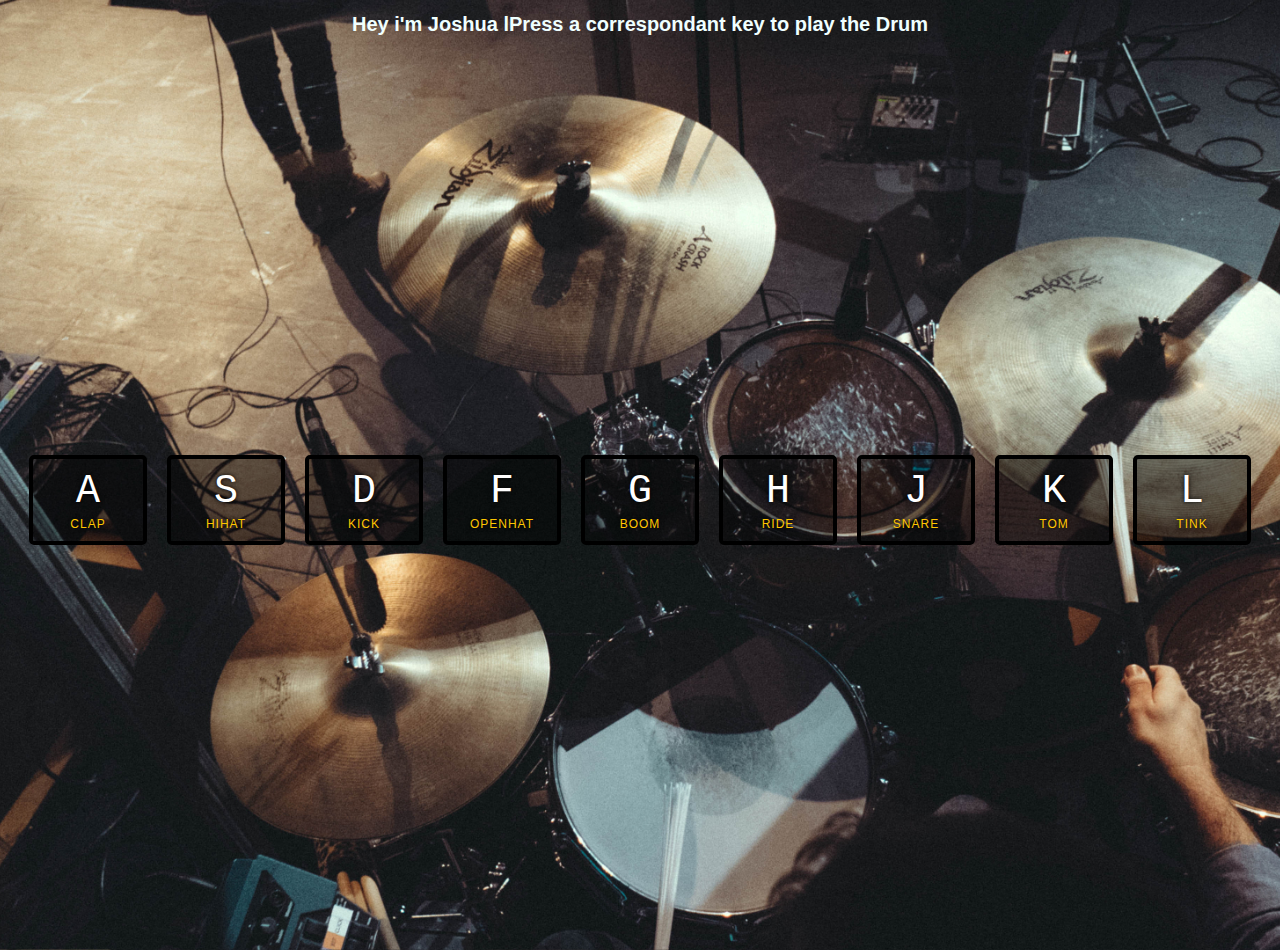
<file: 01 - JavaScript Drum Kit/index.html>
<!DOCTYPE html>
<html lang="en">
<head>
  <meta charset="UTF-8">
  <title>JS Drum Kit</title>
  <link rel="stylesheet" href="style.css">
  <link rel="icon" href="https://fav.farm/🔥" />
</head>
<body>
  <div class="talk" >
    <h1>Hey i'm Joshua  l</h1><br>
    <h1>Press a correspondant key to play the Drum</h1>
  </div>


  <div class="keys">
    <div data-key="65" class="key">
      <kbd>A</kbd>
      <span class="sound">clap</span>
    </div>
    <div data-key="83" class="key">
      <kbd>S</kbd>
      <span class="sound">hihat</span>
    </div>
    <div data-key="68" class="key">
      <kbd>D</kbd>
      <span class="sound">kick</span>
    </div>
    <div data-key="70" class="key">
      <kbd>F</kbd>
      <span class="sound">openhat</span>
    </div>
    <div data-key="71" class="key">
      <kbd>G</kbd>
      <span class="sound">boom</span>
    </div>
    <div data-key="72" class="key">
      <kbd>H</kbd>
      <span class="sound">ride</span>
    </div>
    <div data-key="74" class="key">
      <kbd>J</kbd>
      <span class="sound">snare</span>
    </div>
    <div data-key="75" class="key">
      <kbd>K</kbd>
      <span class="sound">tom</span>
    </div>
    <div data-key="76" class="key">
      <kbd>L</kbd>
      <span class="sound">tink</span>
    </div>
  </div>

  <audio data-key="65" src="sounds/clap.wav"></audio>
  <audio data-key="83" src="sounds/hihat.wav"></audio>
  <audio data-key="68" src="sounds/kick.wav"></audio>
  <audio data-key="70" src="sounds/openhat.wav"></audio>
  <audio data-key="71" src="sounds/boom.wav"></audio>
  <audio data-key="72" src="sounds/ride.wav"></audio>
  <audio data-key="74" src="sounds/snare.wav"></audio>
  <audio data-key="75" src="sounds/tom.wav"></audio>
  <audio data-key="76" src="sounds/tink.wav"></audio>

<script>
  window.addEventListener('keydown',function (e){
    console.log(e)
    const audio=document.querySelector(`audio[data-key="${e.keyCode}"]`);
    const key =document.querySelector(`.key[data-key="${e.keyCode}"]`)
    if(!audio) return;
    audio.currentTime=0;
    audio.play();

    function playo() {
    key.classList.add('playing');
    setTimeout(() => {
      key.classList.remove('playing');
    }, 70); // Adjust this delay (in milliseconds) as needed
  }

  playo();

  })
  
</script>


</body>
</html>
</file>
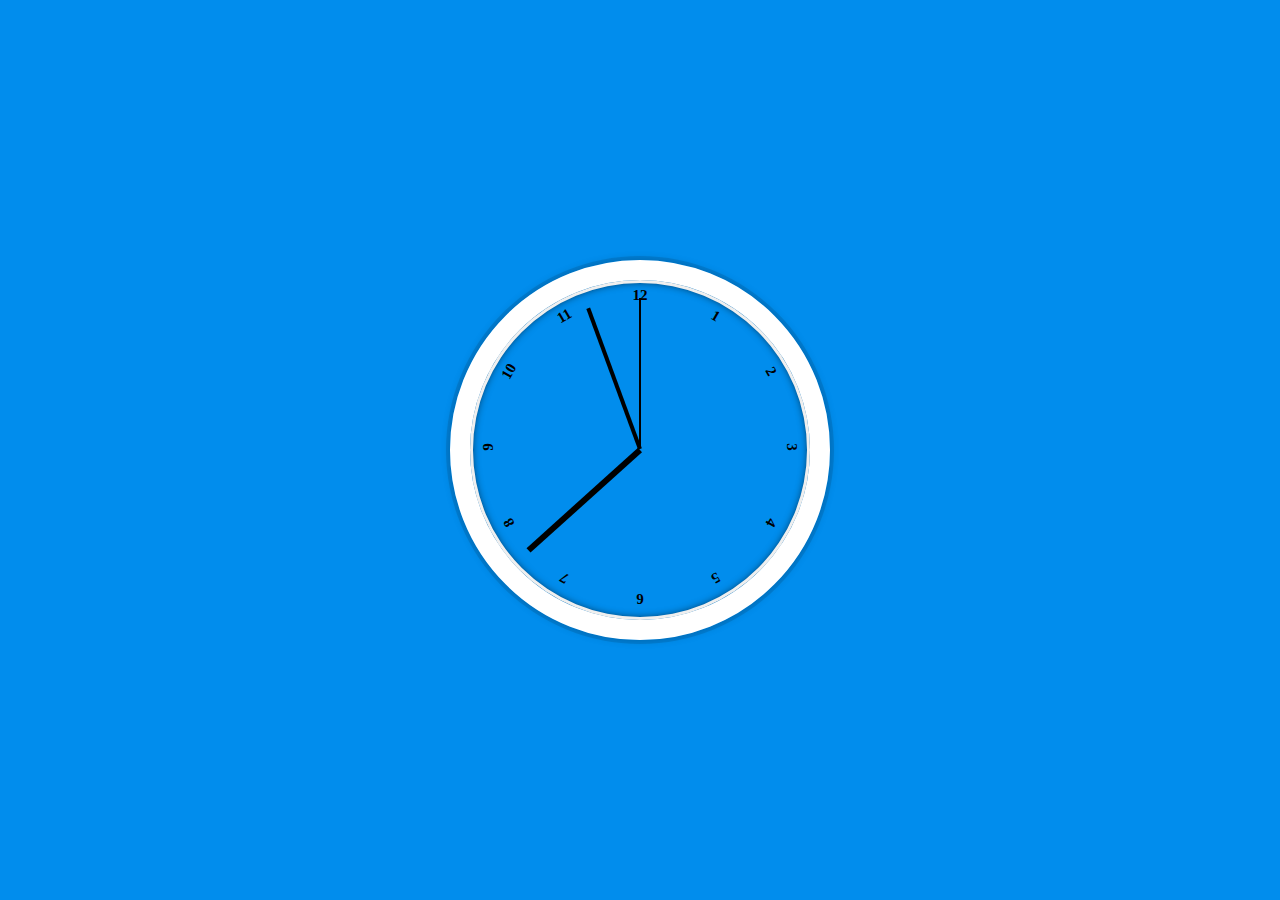
<file: 02 - JS and CSS Clock/index.html>
<!DOCTYPE html>
<html lang="en">
<head>
  <meta charset="UTF-8">
  <title>JS + CSS Clock</title>
  <link rel="icon" href="https://fav.farm/🔥" />
</head>
<body>


    <div class="clock">
      <div class="clock-face">
        <div class="number" style="--number: 1;">1</div>
        <div class="number" style="--number: 2;">2</div>
        <div class="number" style="--number: 3;">3</div>
        <div class="number" style="--number: 4;">4</div>
        <div class="number" style="--number: 5;">5</div>
        <div class="number" style="--number: 6;">6</div>
        <div class="number" style="--number: 7;">7</div>
        <div class="number" style="--number: 8;">8</div>
        <div class="number" style="--number: 9;">9</div>
        <div class="number" style="--number: 10;">10</div>
        <div class="number" style="--number: 11;">11</div>
        <div class="number" style="--number: 12;">12</div>

        <div class="hand hour-hand"></div>
        <div class="hand min-hand"></div>
        <div class="hand second-hand"></div>
      </div>
    </div>


  <style>
    html {
      background: #018DED url(https://unsplash.it/1500/1000?image=881&blur=5);
      background-size: cover;
      font-family: 'helvetica neue';
      text-align: center;
      font-size: 10px;
    }

    body {
      margin: 0;
      font-size: 2rem;
      display: flex;
      flex: 1;
      min-height: 100vh;
      align-items: center;
    }

    .clock {
      width: 30rem;
      height: 30rem;
      border: 20px solid white;
      border-radius: 50%;
      margin: 50px auto;
      position: relative;
      padding: 2rem;
      box-shadow:
        0 0 0 4px rgba(0,0,0,0.1),
        inset 0 0 0 3px #EFEFEF,
        inset 0 0 10px black,
        0 0 10px rgba(0,0,0,0.2);
    }

    .clock-face {
      position: relative;
      width: 100%;
      height: 100%;
      transform: translateY(-3px); /* account for the height of the clock hands */
    }
    .number {
      position: absolute;
      font-size: 1.5rem;
      font-weight: bold;
      top: 50%;
      left: 50%;
      bottom:22%;
      transform-origin: 50% 100%;
      transform: translate(-50%, -100%) rotate(calc(var(--number) * 30deg)) translateY(-90%);
    }
  
    .second-hand{
      width: 50%;
      height: 6px;

    }
    
    .min-hand {
      width: 50%;
      height: 4px;
    }
    
    .hour-hand{
      width: 50%;
      height: 2px;
    }


    .hand {
      background: black;
      position: absolute;
      top: 50%;
      transform-origin: 100%;
      transform: rotate(90deg);
      transition: all 0.05s;
      transition-timing-function: cubic-bezier(0.1, 2.7, 0.58, 1);
    }

  </style>

  <script>
    const secondHand=document.querySelector(".second-hand")
    const minHand=document.querySelector(".min-hand")
    const hourHand=document.querySelector(".hour-hand")

    function setDate(){
      const now= new Date();
      const seconds=now.getSeconds();
      const secondsDegrees= ((seconds / 60 )* 360)+ 90;
      secondHand.style.transform=`rotate(${secondsDegrees}deg)`;

      const mins=now.getMinutes();
      const minsDegrees = ((mins / 60) * 360) + ((seconds/60)*6) + 90;
      minHand.style.transform=`rotate(${minsDegrees}deg)`;

      const hours=now.getHours();
      const hourDegrees = ((hour / 12) * 360) + ((mins/60)*30) + 90;
      hourHand.style.transform=`rotate(${hoursDegrees}deg)`;

    }
    setInterval(setDate,1000);

    setDate();

  </script>
</body>
</html>
</file>
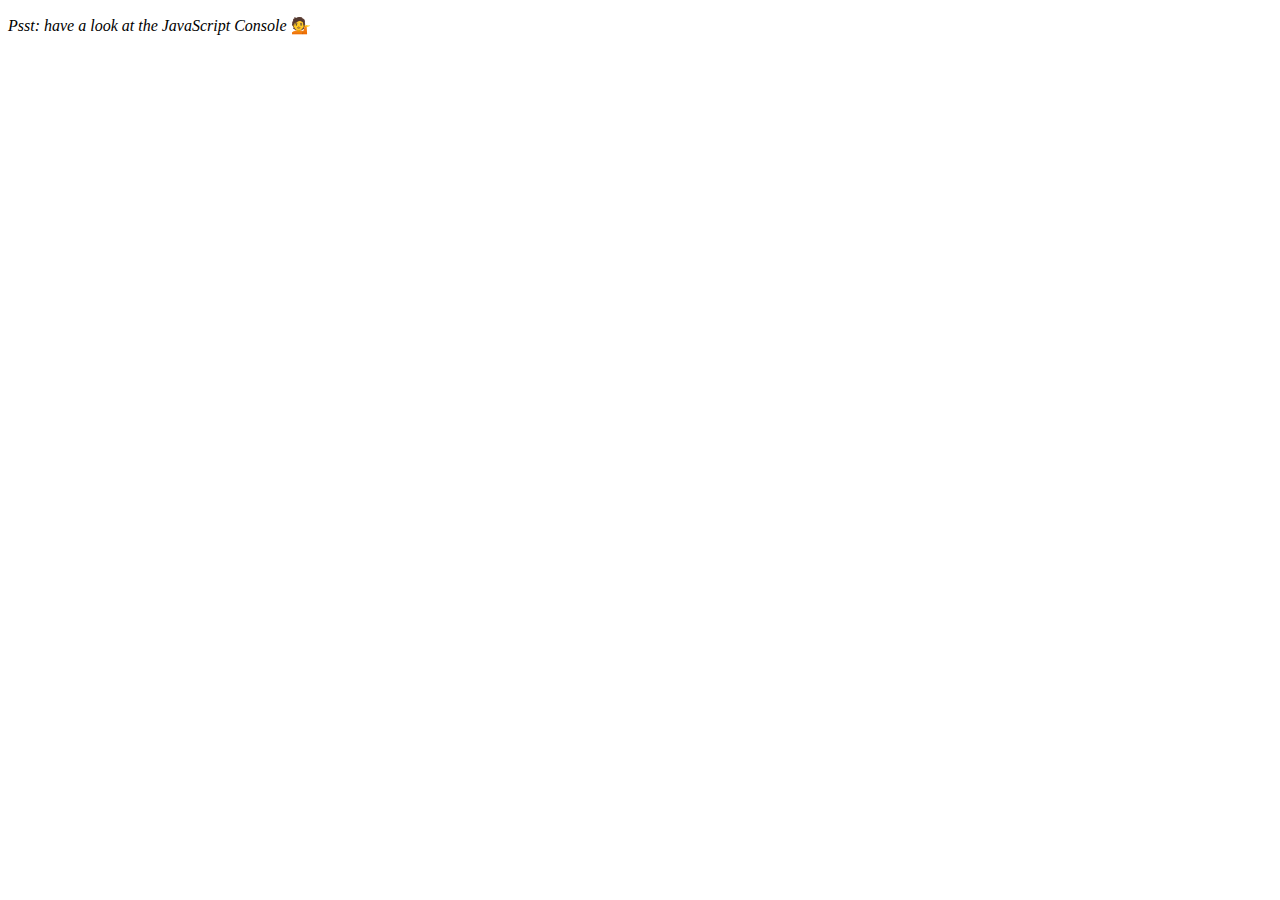
<file: 04 - Array Cardio Day 1/index.html>
<!DOCTYPE html>
<html lang="en">
<head>
  <meta charset="UTF-8">
  <title>Array Cardio 💪</title>
  <link rel="icon" href="https://fav.farm/✅" />
</head>
<body>
  <p><em>Psst: have a look at the JavaScript Console</em> 💁</p>
  <script>
    // Get your shorts on - this is an array workout!
    // ## Array Cardio Day 1

    // Some data we can work with

    const inventors = [
      { first: 'Albert', last: 'Einstein', year: 1879, passed: 1955 },
      { first: 'Isaac', last: 'Newton', year: 1643, passed: 1727 },
      { first: 'Galileo', last: 'Galilei', year: 1564, passed: 1642 },
      { first: 'Marie', last: 'Curie', year: 1867, passed: 1934 },
      { first: 'Johannes', last: 'Kepler', year: 1571, passed: 1630 },
      { first: 'Nicolaus', last: 'Copernicus', year: 1473, passed: 1543 },
      { first: 'Max', last: 'Planck', year: 1858, passed: 1947 },
      { first: 'Katherine', last: 'Blodgett', year: 1898, passed: 1979 },
      { first: 'Ada', last: 'Lovelace', year: 1815, passed: 1852 },
      { first: 'Sarah E.', last: 'Goode', year: 1855, passed: 1905 },
      { first: 'Lise', last: 'Meitner', year: 1878, passed: 1968 },
      { first: 'Hanna', last: 'Hammarström', year: 1829, passed: 1909 }
    ];

    const people = [
      'Bernhard, Sandra', 'Bethea, Erin', 'Becker, Carl', 'Bentsen, Lloyd', 'Beckett, Samuel', 'Blake, William', 'Berger, Ric', 'Beddoes, Mick', 'Beethoven, Ludwig',
      'Belloc, Hilaire', 'Begin, Menachem', 'Bellow, Saul', 'Benchley, Robert', 'Blair, Robert', 'Benenson, Peter', 'Benjamin, Walter', 'Berlin, Irving',
      'Benn, Tony', 'Benson, Leana', 'Bent, Silas', 'Berle, Milton', 'Berry, Halle', 'Biko, Steve', 'Beck, Glenn', 'Bergman, Ingmar', 'Black, Elk', 'Berio, Luciano',
      'Berne, Eric', 'Berra, Yogi', 'Berry, Wendell', 'Bevan, Aneurin', 'Ben-Gurion, David', 'Bevel, Ken', 'Biden, Joseph', 'Bennington, Chester', 'Bierce, Ambrose',
      'Billings, Josh', 'Birrell, Augustine', 'Blair, Tony', 'Beecher, Henry', 'Biondo, Frank'
    ];

    // Array.prototype.filter()
    // 1. Filter the list of inventors for those who were born in the 1500's
    const fifteen = inventors.filter(inventor => (inventor.year >= 1500 && inventor.year < 1600));

    console.table(fifteen);

    // Array.prototype.map()
    // 2. Give us an array of the inventor first and last names
    const fullNames = inventors.map(inventor => `${inventor.first} ${inventor.last}`);
    console.log(fullNames);

    // Array.prototype.sort()
    // 3. Sort the inventors by birthdate, oldest to youngest
    // const ordered = inventors.sort(function(a, b) {
    //   if(a.year > b.year) {
    //     return 1;
    //   } else {
    //     return -1;
    //   }
    // });

    const ordered = inventors.sort((a, b) => a.year > b.year ? 1 : -1);
    console.table(ordered);

    // Array.prototype.reduce()
    // 4. How many years did all the inventors live?
    const totalYears = inventors.reduce((total, inventor) => {
      return total + (inventor.passed - inventor.year);
    }, 0);

    console.log(totalYears);

    // 5. Sort the inventors by years lived
    const oldest = inventors.sort(function(a, b) {
      const lastInventor = a.passed - a.year;
      const nextInventor = b.passed - b.year;
      return lastInventor > nextInventor ? -1 : 1;
    });
    console.table(oldest);

    // 6. create a list of Boulevards in Paris that contain 'de' anywhere in the name
    // https://en.wikipedia.org/wiki/Category:Boulevards_in_Paris

    // const category = document.querySelector('.mw-category');
    // const links = Array.from(category.querySelectorAll('a'));
    // const de = links
    //             .map(link => link.textContent)
    //             .filter(streetName => streetName.includes('de'));

    // 7. sort Exercise
    // Sort the people alphabetically by last name
    const alpha = people.sort((lastOne, nextOne) => {
      const [aLast, aFirst] = lastOne.split(', ');
      const [bLast, bFirst] = nextOne.split(', ');
      return aLast > bLast ? 1 : -1;
    });
    console.log(alpha);

    // 8. Reduce Exercise
    // Sum up the instances of each of these
    const data = ['car', 'car', 'truck', 'truck', 'bike', 'walk', 'car', 'van', 'bike', 'walk', 'car', 'van', 'car', 'truck', 'pogostick'];

    const transportation = data.reduce(function(obj, item) {
      if (!obj[item]) {
        obj[item] = 0;
      }
      obj[item]++;
      return obj;
    }, {});

    console.log(transportation);

  </script>
</body>
</html>
</file>
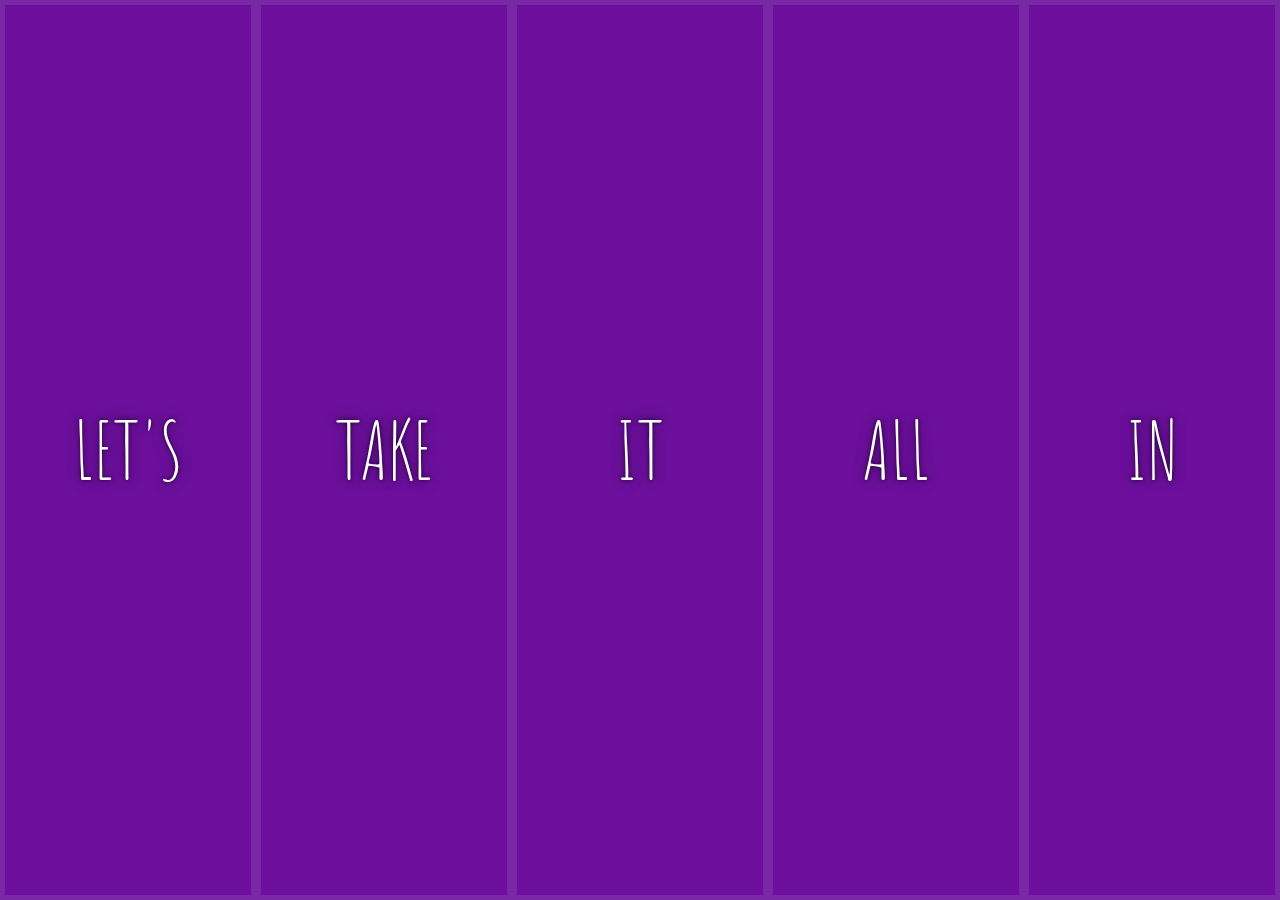
<file: 05 - Flex Panel Gallery/index.html>
<!DOCTYPE html>
<html lang="en">
<head>
  <meta charset="UTF-8">
  <title>Flex Panels 💪</title>
  <link href='https://fonts.googleapis.com/css?family=Amatic+SC' rel='stylesheet' type='text/css'>
  <link rel="icon" href="https://fav.farm/✅" />
</head>
<body>
  <style>
    html {
      box-sizing: border-box;
      background: #ffc600;
      font-family: 'helvetica neue';
      font-size: 20px;
      font-weight: 200;
    }

    body {
      margin: 0;
    }

    *, *:before, *:after {
      box-sizing: inherit;
    }

    .panels {
      min-height: 100vh;
      overflow: hidden;
      display: flex;
    }

    .panel {
      background: #6B0F9C;
      box-shadow: inset 0 0 0 5px rgba(255,255,255,0.1);
      color: white;
      text-align: center;
      align-items: center;
      /* Safari transitionend event.propertyName === flex */
      /* Chrome + FF transitionend event.propertyName === flex-grow */
      transition:
        font-size 0.7s cubic-bezier(0.61,-0.19, 0.7,-0.11),
        flex 0.7s cubic-bezier(0.61,-0.19, 0.7,-0.11),
        background 0.2s;
      font-size: 20px;
      background-size: cover;
      background-position: center;
      flex: 1;
      justify-content: center;
      display: flex;
      flex-direction: column;
    }

    .panel1 { background-image:url(https://source.unsplash.com/gYl-UtwNg_I/1500x1500); }
    .panel2 { background-image:url(https://source.unsplash.com/rFKUFzjPYiQ/1500x1500); }
    .panel3 { background-image:url(https://images.unsplash.com/photo-1465188162913-8fb5709d6d57?ixlib=rb-0.3.5&q=80&fm=jpg&crop=faces&cs=tinysrgb&w=1500&h=1500&fit=crop&s=967e8a713a4e395260793fc8c802901d); }
    .panel4 { background-image:url(https://source.unsplash.com/ITjiVXcwVng/1500x1500); }
    .panel5 { background-image:url(https://source.unsplash.com/3MNzGlQM7qs/1500x1500); }

    /* Flex Items */
    .panel > * {
      margin: 0;
      width: 100%;
      transition: transform 0.5s;
      flex: 1 0 auto;
      display: flex;
      justify-content: center;
      align-items: center;
    }

    .panel > *:first-child { transform: translateY(-100%); }
    .panel.open-active > *:first-child { transform: translateY(0); }
    .panel > *:last-child { transform: translateY(100%); }
    .panel.open-active > *:last-child { transform: translateY(0); }

    .panel p {
      text-transform: uppercase;
      font-family: 'Amatic SC', cursive;
      text-shadow: 0 0 4px rgba(0, 0, 0, 0.72), 0 0 14px rgba(0, 0, 0, 0.45);
      font-size: 2em;
    }

    .panel p:nth-child(2) {
      font-size: 4em;
    }

    .panel.open {
      flex: 5;
      font-size: 40px;
    }

    @media only screen and (max-width: 600px) {
      .panel p {
        font-size: 1em;
      }
    }
  </style>


  <div class="panels">
    <div class="panel panel1">
      <p>Hey</p>
      <p>Let's</p>
      <p>Dance</p>
    </div>
    <div class="panel panel2">
      <p>Give</p>
      <p>Take</p>
      <p>Receive</p>
    </div>
    <div class="panel panel3">
      <p>Experience</p>
      <p>It</p>
      <p>Today</p>
    </div>
    <div class="panel panel4">
      <p>Give</p>
      <p>All</p>
      <p>You can</p>
    </div>
    <div class="panel panel5">
      <p>Life</p>
      <p>In</p>
      <p>Motion</p>
    </div>
  </div>

  <script>
    const panels = document.querySelectorAll('.panel');

    function toggleOpen() {
      console.log('Hello');
      this.classList.toggle('open');
    }

    function toggleActive(e) {
      console.log(e.propertyName);
      if (e.propertyName.includes('flex')) {
        this.classList.toggle('open-active');
      }
    }

    panels.forEach(panel => panel.addEventListener('click', toggleOpen));
    panels.forEach(panel => panel.addEventListener('transitionend', toggleActive));
  </script>

</body>
</html>
</file>
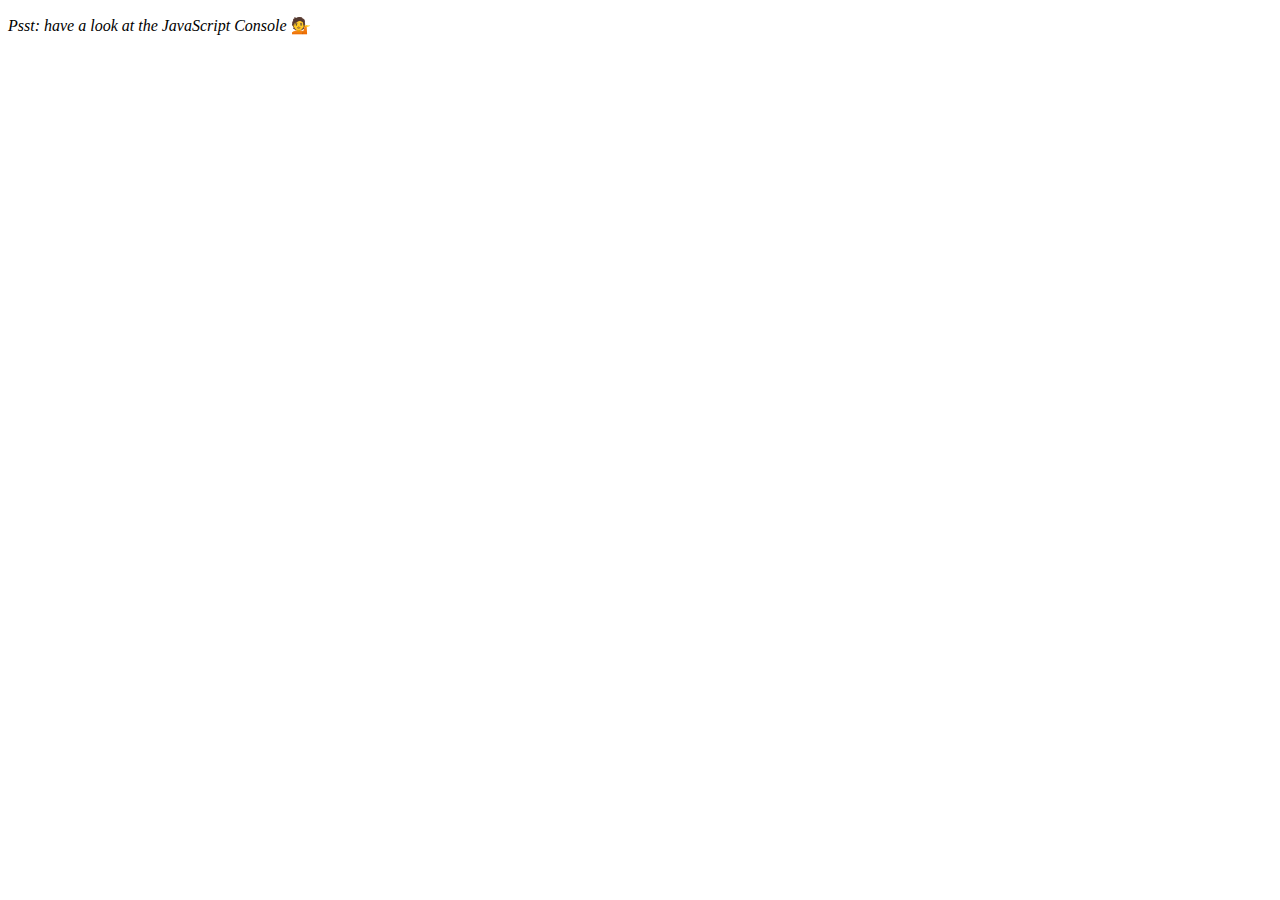
<file: 06 - Array Cardio Day 2/index.html>
<!DOCTYPE html>
<html lang="en">
<head>
  <meta charset="UTF-8">
  <title>Array Cardio 💪💪</title>
  <link rel="icon" href="https://fav.farm/🔥" />
</head>
<body>
  <p><em>Psst: have a look at the JavaScript Console</em> 💁</p>
  <script>
    // ## Array Cardio Day 2

    const people = [
      { name: 'Wes', year: 1988 },
      { name: 'Kait', year: 1986 },
      { name: 'Irv', year: 1970 },
      { name: 'Lux', year: 2015 }
    ];

    const comments = [
      { text: 'Love this!', id: 523423 },
      { text: 'Super good', id: 823423 },
      { text: 'You are the best', id: 2039842 },
      { text: 'Ramen is my fav food ever', id: 123523 },
      { text: 'Nice Nice Nice!', id: 542328 }
    ];

    // Some and Every Checks
    // Array.prototype.some() // is at least one person 19 or older?
    isAdult=people.some(person=>(new Date().getFullYear()-person.year>=19))
    console.log(isAdult)
    // Array.prototype.every() // is everyone 19 or older?
    isEverybodyAdult=people.every(person=>(new Date().getFullYear()-person.year>=19))
    console.log(isEverybodyAdult)

    // Array.prototype.find()
    // Find is like filter, but instead returns just the one you are looking for
    // find the comment with the ID of 823423
    isThere=comments.find(comment=>comment.id==823423)
    console.log(isThere)

    // Array.prototype.findIndex()
    // Find the comment with this ID
    // delete the comment with the ID of 823423
    const index=comments.findIndex(comment=>comment.id==823423)
    console.log(index)
    comments.splice(index,1)
    console.log(comments)

  </script>
</body>
</html>
</file>
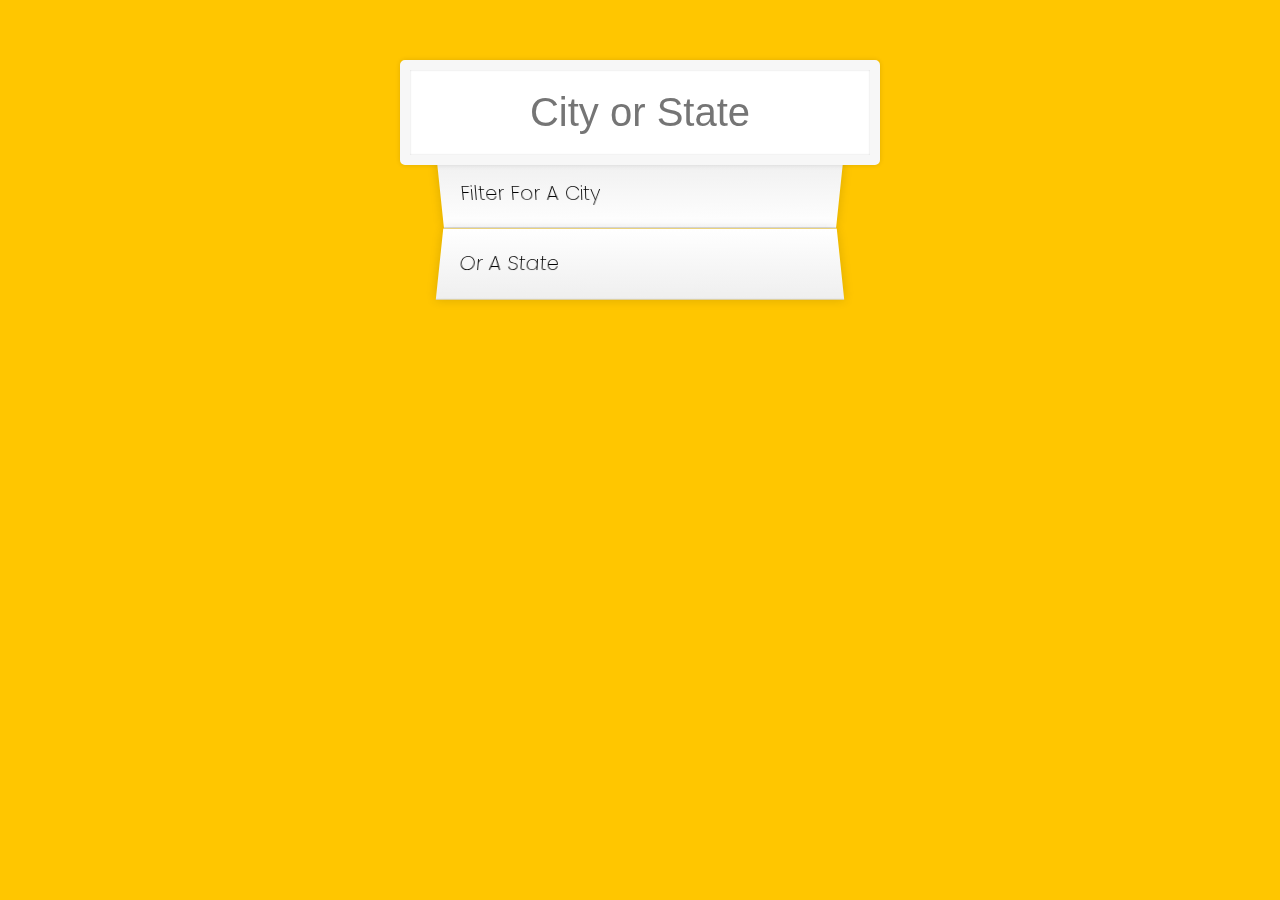
<file: 07 - Type Ahead/index.html>
<!DOCTYPE html>
<html lang="en">
<head>
  <meta charset="UTF-8">
  <title>Type Ahead 👀</title>
  <link rel="stylesheet" href="style.css">
  <link rel="icon" href="https://fav.farm/🔥" />
  <link rel="preconnect" href="https://fonts.googleapis.com">
  <link rel="preconnect" href="https://fonts.gstatic.com" crossorigin>
  <link href="https://fonts.googleapis.com/css2?family=Poppins:ital,wght@0,400;1,300&display=swap" rel="stylesheet">
</head>
<body>

  <form class="search-form">
    <input type="text" class="search" placeholder="City or State">
    <ul class="suggestions">
      <li>Filter for a city</li>
      <li>or a state</li>
    </ul>
  </form>
<script src="script.js"></script>
</body>
</html>
</file>
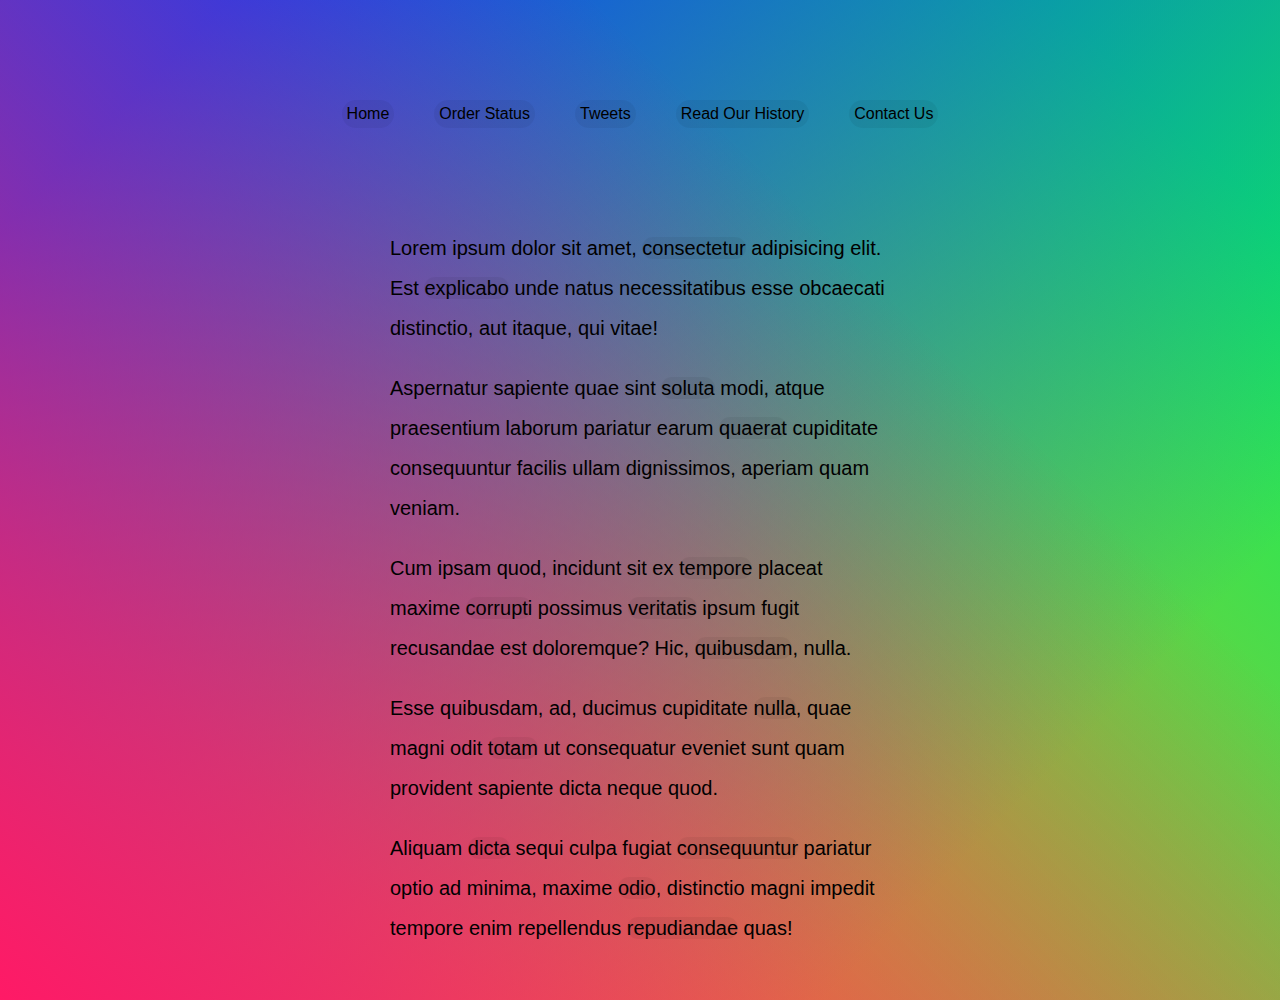
<file: 10 - Follow Along Link Highlighter/index.html>
<!DOCTYPE html>
<html lang="en">
<head>
  <meta charset="UTF-8">
  <title>👀👀👀Follow Along Nav</title>
  <link rel="stylesheet" href="style.css">
  <link rel="icon" href="https://fav.farm/🔥" />
</head>
<body>

    <nav>
      <ul class="menu">
        <li><a href="">Home</a></li>
        <li><a href="">Order Status</a></li>
        <li><a href="">Tweets</a></li>
        <li><a href="">Read Our History</a></li>
        <li><a href="">Contact Us</a></li>
      </ul>
    </nav>

    <div class="wrapper">
      <p>Lorem ipsum dolor sit amet, <a href="">consectetur</a> adipisicing elit. Est <a href="">explicabo</a> unde natus necessitatibus esse obcaecati distinctio, aut itaque, qui vitae!</p>
      <p>Aspernatur sapiente quae sint <a href="">soluta</a> modi, atque praesentium laborum pariatur earum <a href="">quaerat</a> cupiditate consequuntur facilis ullam dignissimos, aperiam quam veniam.</p>
      <p>Cum ipsam quod, incidunt sit ex <a href="">tempore</a> placeat maxime <a href="">corrupti</a> possimus <a href="">veritatis</a> ipsum fugit recusandae est doloremque? Hic, <a href="">quibusdam</a>, nulla.</p>
      <p>Esse quibusdam, ad, ducimus cupiditate <a href="">nulla</a>, quae magni odit <a href="">totam</a> ut consequatur eveniet sunt quam provident sapiente dicta neque quod.</p>
      <p>Aliquam <a href="">dicta</a> sequi culpa fugiat <a href="">consequuntur</a> pariatur optio ad minima, maxime <a href="">odio</a>, distinctio magni impedit tempore enim repellendus <a href="">repudiandae</a> quas!</p>
    </div>

  <script src="script.js">
  </script>
</body>
</html>
</file>
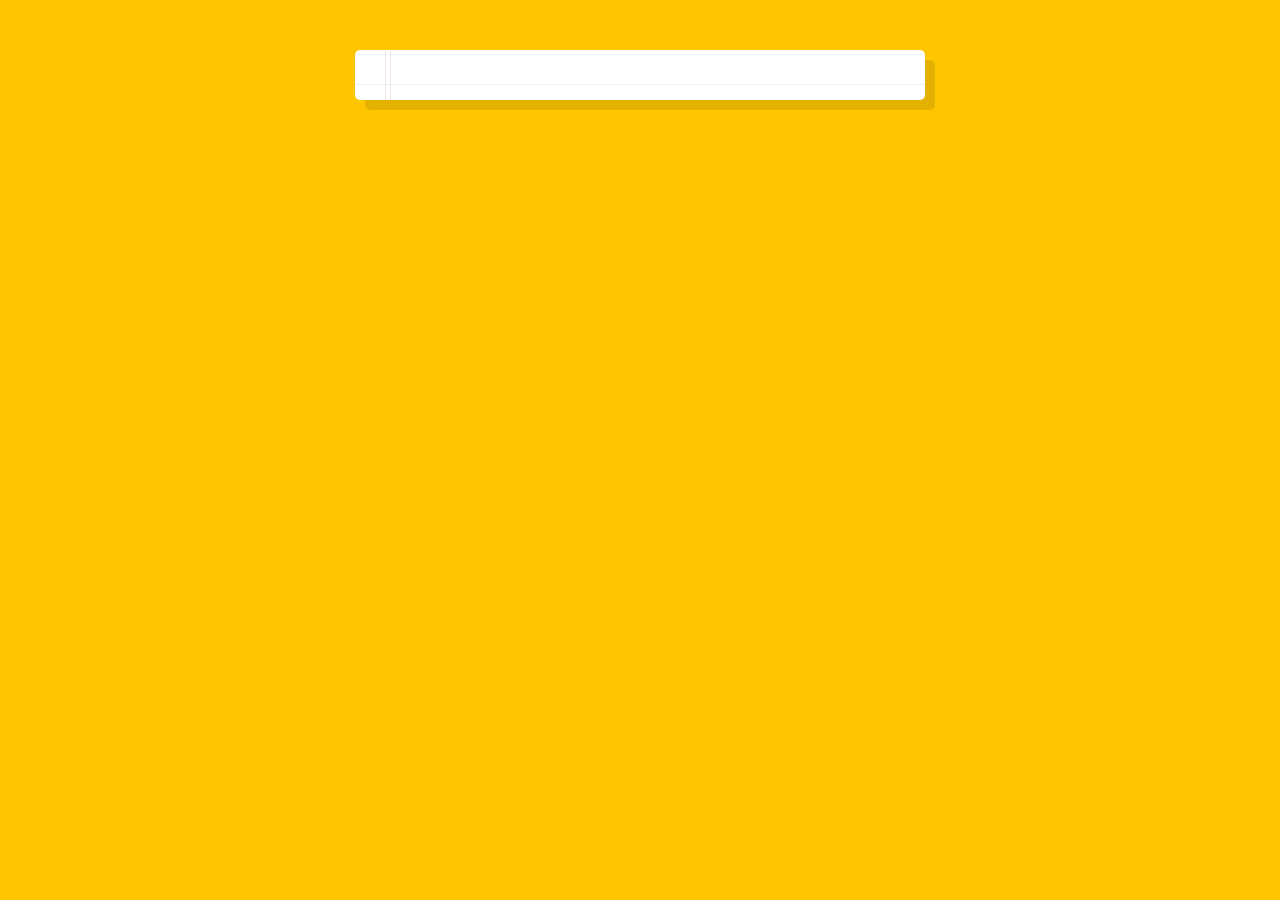
<file: 12 - Speech Detection/index.html>
<!DOCTYPE html>
<html lang="en">
<head>
  <meta charset="UTF-8">
  <title>Speech Detection</title>
  <link rel="icon" href="https://fav.farm/🔥" />
</head>
<body>

  <div class="words" contenteditable>
  </div>

<script src="script.js">
</script>


  <style>
    html {
      font-size: 10px;
    }

    body {
      background: #ffc600;
      font-family: 'helvetica neue';
      font-weight: 200;
      font-size: 20px;
    }

    .words {
      max-width: 500px;
      margin: 50px auto;
      background: white;
      border-radius: 5px;
      box-shadow: 10px 10px 0 rgba(0,0,0,0.1);
      padding: 1rem 2rem 1rem 5rem;
      background: -webkit-gradient(linear, 0 0, 0 100%, from(#d9eaf3), color-stop(4%, #fff)) 0 4px;
      background-size: 100% 3rem;
      position: relative;
      line-height: 3rem;
    }

    p {
      margin: 0 0 3rem;
    }

    .words:before {
      content: '';
      position: absolute;
      width: 4px;
      top: 0;
      left: 30px;
      bottom: 0;
      border: 1px solid;
      border-color: transparent #efe4e4;
    }
  </style>

</body>
</html>
</file>
<file: 07 - Type Ahead/style.css>
@import url('https://fonts.googleapis.com/css2?family=Poppins:ital,wght@0,400;1,300&display=swap');


html {
  box-sizing: border-box;
  background: #ffc600;
  font-family: 'Poppins', sans-serif;
  font-size: 20px;
  font-weight: 200;
}

*, *:before, *:after {
  box-sizing: inherit;
}

input {
  width: 100%;
  padding: 20px;
}

.search-form {
  max-width: 400px;
  margin: 50px auto;
}

input.search {
  margin: 0;
  text-align: center;
  outline: 0;
  border: 10px solid #F7F7F7;
  width: 120%;
  left: -10%;
  position: relative;
  top: 10px;
  z-index: 2;
  border-radius: 5px;
  font-size: 40px;
  box-shadow: 0 0 5px rgba(0, 0, 0, 0.12), inset 0 0 2px rgba(0, 0, 0, 0.19);
}

.suggestions {
  margin: 0;
  padding: 0;
  position: relative;
  /*perspective: 20px;*/
}

.suggestions li {
  background: white;
  list-style: none;
  border-bottom: 1px solid #D8D8D8;
  box-shadow: 0 0 10px rgba(0, 0, 0, 0.14);
  margin: 0;
  padding: 20px;
  transition: background 0.2s;
  display: flex;
  justify-content: space-between;
  text-transform: capitalize;
}

.suggestions li:nth-child(even) {
  transform: perspective(100px) rotateX(3deg) translateY(2px) scale(1.001);
  background: linear-gradient(to bottom,  #ffffff 0%,#EFEFEF 100%);
}

.suggestions li:nth-child(odd) {
  transform: perspective(100px) rotateX(-3deg) translateY(3px);
  background: linear-gradient(to top,  #ffffff 0%,#EFEFEF 100%);
}

span.population {
  font-size: 15px;
}

.hl {
  background: #ffc600;
}
</file>
<file: 10 - Follow Along Link Highlighter/style.css>
html {
  box-sizing: border-box;
}

*, *:before, *:after {
  box-sizing: inherit;
}

body {
  min-height: 100vh;
  margin: 0; /* Important! */
  font-family: sans-serif;
  background:
    linear-gradient(45deg, hsla(340, 100%, 55%, 1) 0%, hsla(340, 100%, 55%, 0) 70%),
    linear-gradient(135deg, hsla(225, 95%, 50%, 1) 10%, hsla(225, 95%, 50%, 0) 80%),
    linear-gradient(225deg, hsla(140, 90%, 50%, 1) 10%, hsla(140, 90%, 50%, 0) 80%),
    linear-gradient(315deg, hsla(35, 95%, 55%, 1) 100%, hsla(35, 95%, 55%, 0) 70%);
}

.wrapper {
  margin: 0 auto;
  max-width: 500px;
  font-size: 20px;
  line-height: 2;
  position: relative;
}

a {
  text-decoration: none;
  color: black;
  background: rgba(0,0,0,0.05);
  border-radius: 20px;
}

.highlight {
  transition: all 0.2s;
  border-bottom: 2px solid white;
  position: absolute;
  top: 0;
  background: white;
  left: 0;
  z-index: -1;
  border-radius: 20px;
  display: block;
  box-shadow: 0 0 10px rgba(0,0,0,0.2);
}

.menu {
  padding: 0;
  display: flex;
  list-style: none;
  justify-content: center;
  margin:100px 0;
}

.menu a {
  display: inline-block;
  padding: 5px;
  margin: 0 20px;
  color: black;
}
</file>
<file: 01 - JavaScript Drum Kit/style.css>
html {
  font-size: 10px;
  background: url('./Background.jpg') bottom center;
  background-size: cover;
}

body,html {
  margin: 0;
  padding: 0;
  font-family: sans-serif;
}

.animated {
  animation: fadeInDown 2s ease-out;
 }
 
 @keyframes fadeInDown {
  0% {
    opacity: 0;
    transform: translateY(-20px);
  }
  100% {
    opacity: 1;
    transform: translateY(0);
  }
 }

.talk {
  display: flex;
  justify-content: center;
  align-items: center;
  color: azure;
   /* This makes the div take up the full height of the viewport */
 }
.talk h1{
  border-color: black;
}
.keys {
  display: flex;
  flex: 1;
  min-height: 100vh;
  align-items: center;
  justify-content: center;
}

.key {
  border: .4rem solid black;
  border-radius: .5rem;
  margin: 1rem;
  font-size: 1.5rem;
  padding: 1rem .5rem;
  transition: all .07s ease;
  width: 10rem;
  text-align: center;
  color: white;
  background: rgba(0,0,0,0.4);
  text-shadow: 0 0 .5rem black;
}

.playing {
  transform: scale(1.1);
  border-color: #ffc600;
  box-shadow: 0 0 1rem #ffc600;
}

kbd {
  display: block;
  font-size: 4rem;
}

.sound {
  font-size: 1.2rem;
  text-transform: uppercase;
  letter-spacing: .1rem;
  color: #ffc600;
}
</file>
